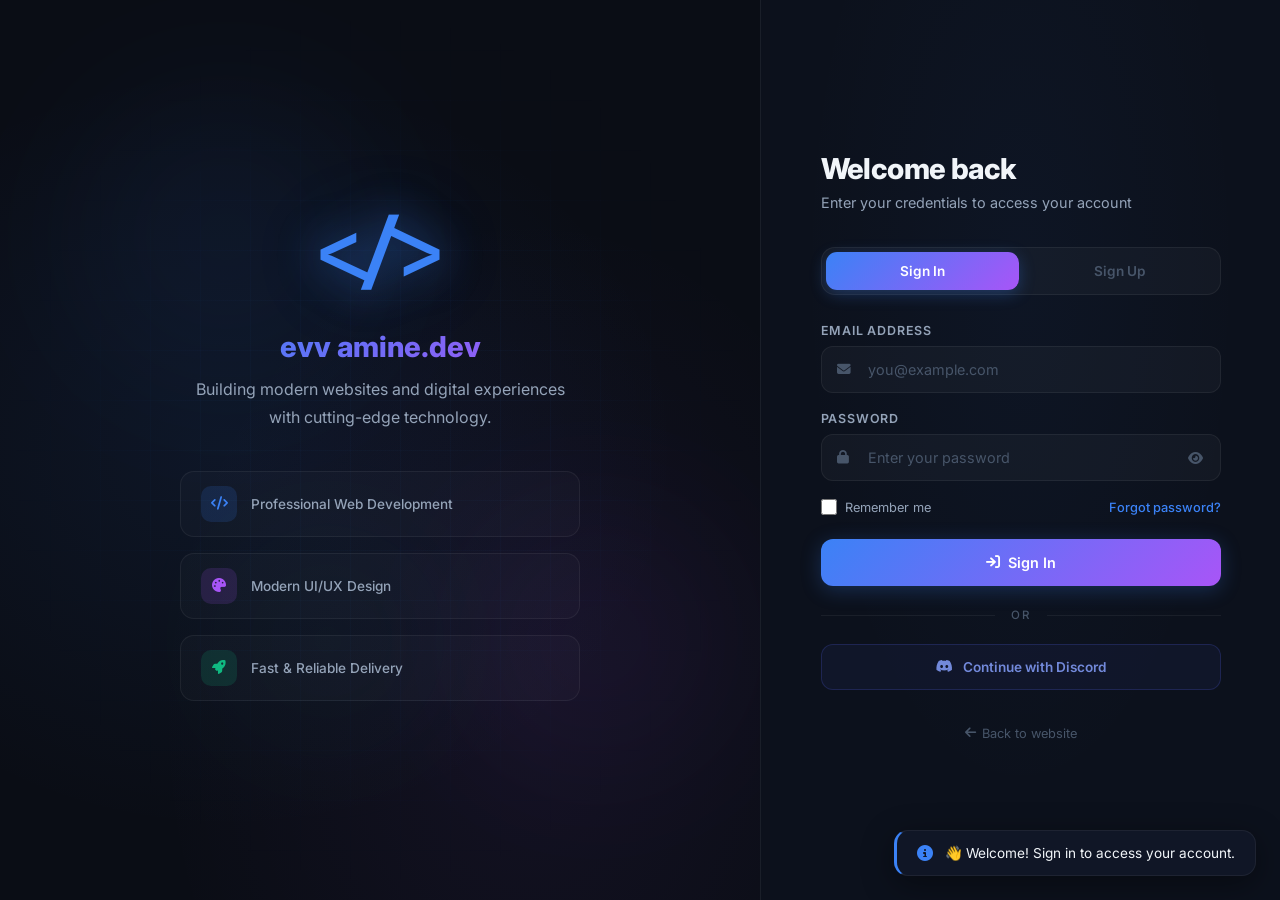
<file: login.html>
<!DOCTYPE html>
<html lang="en">
<head>
  <meta charset="UTF-8">
  <meta name="viewport" content="width=device-width, initial-scale=1.0">
  <title>Login | evv amine.dev</title>
  <meta name="theme-color" content="#0A0D15">
  <link rel="preconnect" href="https://fonts.googleapis.com">
  <link rel="preconnect" href="https://fonts.gstatic.com" crossorigin>
  <link href="https://fonts.googleapis.com/css2?family=Inter:wght@300;400;500;600;700;800;900&family=JetBrains+Mono:wght@400;500;700&display=swap" rel="stylesheet">
  <link rel="stylesheet" href="https://cdnjs.cloudflare.com/ajax/libs/font-awesome/6.5.0/css/all.min.css">
  <style>
    *, *::before, *::after { margin: 0; padding: 0; box-sizing: border-box; }

    :root {
      --bg: #0A0D15;
      --bg2: #111827;
      --primary: #3B82F6;
      --secondary: #A855F7;
      --accent: #10B981;
      --text: #F1F5F9;
      --muted: #94A3B8;
      --dim: #475569;
      --border: rgba(255,255,255,0.06);
    }

    body {
      font-family: 'Inter', sans-serif;
      background: var(--bg);
      color: var(--text);
      min-height: 100vh;
      display: flex;
      overflow: hidden;
    }

    /* ===== LEFT PANEL ===== */
    .left-panel {
      flex: 1;
      display: flex;
      flex-direction: column;
      justify-content: center;
      align-items: center;
      position: relative;
      padding: 60px;
      overflow: hidden;
    }

    .left-panel::before {
      content: '';
      position: absolute;
      inset: 0;
      background:
        radial-gradient(ellipse at 30% 50%, rgba(59, 130, 246, 0.08), transparent 60%),
        radial-gradient(ellipse at 70% 80%, rgba(168, 85, 247, 0.06), transparent 50%);
      pointer-events: none;
    }

    .left-grid {
      position: absolute;
      inset: 0;
      background-image:
        linear-gradient(rgba(59,130,246,0.03) 1px, transparent 1px),
        linear-gradient(90deg, rgba(59,130,246,0.03) 1px, transparent 1px);
      background-size: 50px 50px;
      mask-image: radial-gradient(ellipse at center, black 30%, transparent 70%);
      -webkit-mask-image: radial-gradient(ellipse at center, black 30%, transparent 70%);
    }

    .left-content {
      position: relative;
      z-index: 1;
      text-align: center;
      max-width: 400px;
      animation: fade-in 1s ease forwards;
    }

    @keyframes fade-in {
      from { opacity: 0; transform: translateY(20px); }
      to { opacity: 1; transform: translateY(0); }
    }

    .brand-logo {
      font-family: 'JetBrains Mono', monospace;
      font-size: 5rem;
      font-weight: 700;
      margin-bottom: 24px;
      display: inline-block;
      animation: logo-float 4s ease-in-out infinite;
    }

    .brand-logo .b1, .brand-logo .b3 {
      color: var(--primary);
      text-shadow: 0 0 40px rgba(59,130,246,0.5), 0 0 80px rgba(59,130,246,0.3);
    }

    .brand-logo .b2 {
      color: var(--secondary);
      text-shadow: 0 0 40px rgba(168,85,247,0.5), 0 0 80px rgba(168,85,247,0.3);
    }

    @keyframes logo-float {
      0%, 100% { transform: translateY(0); }
      50% { transform: translateY(-10px); }
    }

    .brand-name {
      font-size: 1.8rem;
      font-weight: 800;
      margin-bottom: 12px;
      background: linear-gradient(135deg, var(--primary), var(--secondary));
      -webkit-background-clip: text;
      -webkit-text-fill-color: transparent;
      background-clip: text;
    }

    .brand-tagline {
      color: var(--muted);
      font-size: 1rem;
      line-height: 1.7;
      margin-bottom: 40px;
    }

    .brand-features {
      display: flex;
      flex-direction: column;
      gap: 16px;
      text-align: left;
    }

    .brand-feature {
      display: flex;
      align-items: center;
      gap: 14px;
      padding: 14px 20px;
      background: rgba(255,255,255,0.02);
      border: 1px solid var(--border);
      border-radius: 14px;
      transition: all 0.3s ease;
    }

    .brand-feature:hover {
      background: rgba(59,130,246,0.06);
      border-color: rgba(59,130,246,0.2);
      transform: translateX(6px);
    }

    .brand-feature i {
      width: 36px;
      height: 36px;
      display: flex;
      align-items: center;
      justify-content: center;
      border-radius: 10px;
      font-size: 0.85rem;
      flex-shrink: 0;
    }

    .brand-feature:nth-child(1) i { background: rgba(59,130,246,0.15); color: var(--primary); }
    .brand-feature:nth-child(2) i { background: rgba(168,85,247,0.15); color: var(--secondary); }
    .brand-feature:nth-child(3) i { background: rgba(16,185,129,0.15); color: var(--accent); }

    .brand-feature span {
      font-size: 0.85rem;
      color: var(--muted);
      font-weight: 500;
    }

    /* ===== FLOATING SHAPES ===== */
    .float-shape {
      position: absolute;
      border-radius: 50%;
      filter: blur(80px);
      pointer-events: none;
    }

    .float-shape-1 {
      width: 300px; height: 300px;
      background: var(--primary);
      opacity: 0.06;
      top: 10%; left: 10%;
      animation: float1 8s ease-in-out infinite;
    }

    .float-shape-2 {
      width: 250px; height: 250px;
      background: var(--secondary);
      opacity: 0.06;
      bottom: 15%; right: 5%;
      animation: float2 10s ease-in-out infinite;
    }

    .float-shape-3 {
      width: 200px; height: 200px;
      background: var(--accent);
      opacity: 0.04;
      top: 60%; left: 30%;
      animation: float1 12s ease-in-out infinite reverse;
    }

    @keyframes float1 { 0%,100%{transform:translate(0,0)} 50%{transform:translate(20px,-20px)} }
    @keyframes float2 { 0%,100%{transform:translate(0,0)} 50%{transform:translate(-20px,20px)} }

    /* ===== RIGHT PANEL ===== */
    .right-panel {
      width: 520px;
      display: flex;
      align-items: center;
      justify-content: center;
      padding: 40px;
      position: relative;
      background: rgba(17,24,39,0.4);
      border-left: 1px solid var(--border);
    }

    .right-panel::before {
      content: '';
      position: absolute;
      inset: 0;
      background: radial-gradient(ellipse at 50% 30%, rgba(59,130,246,0.04), transparent 60%);
      pointer-events: none;
    }

    /* ===== FORM CARD ===== */
    .form-card {
      width: 100%;
      max-width: 400px;
      position: relative;
      z-index: 1;
      animation: form-enter 0.8s cubic-bezier(0.16, 1, 0.3, 1) 0.2s forwards;
      opacity: 0;
      transform: translateY(20px);
    }

    @keyframes form-enter {
      to { opacity: 1; transform: translateY(0); }
    }

    .form-header {
      margin-bottom: 36px;
    }

    .form-header h2 {
      font-size: 1.8rem;
      font-weight: 800;
      margin-bottom: 8px;
      letter-spacing: -0.02em;
    }

    .form-header p {
      color: var(--muted);
      font-size: 0.9rem;
    }

    /* ===== TABS ===== */
    .tabs {
      display: flex;
      gap: 4px;
      background: rgba(255,255,255,0.03);
      border: 1px solid var(--border);
      border-radius: 14px;
      padding: 4px;
      margin-bottom: 28px;
    }

    .tab {
      flex: 1;
      padding: 11px;
      text-align: center;
      border-radius: 11px;
      font-size: 0.85rem;
      font-weight: 600;
      cursor: pointer;
      transition: all 0.3s ease;
      color: var(--dim);
      border: none;
      background: transparent;
      font-family: inherit;
    }

    .tab.active {
      background: linear-gradient(135deg, var(--primary), var(--secondary));
      color: #fff;
      box-shadow: 0 4px 16px rgba(59,130,246,0.3);
    }

    .tab:not(.active):hover {
      color: var(--text);
    }

    /* ===== FORM ===== */
    .form-section { display: none; }
    .form-section.active { display: block; }

    .field {
      margin-bottom: 18px;
    }

    .field label {
      display: block;
      font-size: 0.78rem;
      font-weight: 600;
      color: var(--muted);
      margin-bottom: 8px;
      text-transform: uppercase;
      letter-spacing: 0.8px;
    }

    .field-input {
      position: relative;
    }

    .field-input input {
      width: 100%;
      padding: 14px 14px 14px 46px;
      background: rgba(255,255,255,0.03);
      border: 1.5px solid rgba(255,255,255,0.06);
      border-radius: 12px;
      color: var(--text);
      font-family: inherit;
      font-size: 0.9rem;
      transition: all 0.3s ease;
      outline: none;
    }

    .field-input input::placeholder { color: var(--dim); }

    .field-input input:focus {
      border-color: var(--primary);
      background: rgba(59,130,246,0.03);
      box-shadow: 0 0 0 4px rgba(59,130,246,0.08);
    }

    .field-icon {
      position: absolute;
      left: 16px;
      top: 50%;
      transform: translateY(-50%);
      color: var(--dim);
      font-size: 0.85rem;
      transition: color 0.3s ease;
      pointer-events: none;
    }

    .field-input input:focus ~ .field-icon {
      color: var(--primary);
    }

    .toggle-eye {
      position: absolute;
      right: 14px;
      top: 50%;
      transform: translateY(-50%);
      background: none;
      border: none;
      color: var(--dim);
      cursor: pointer;
      padding: 4px;
      transition: color 0.3s ease;
    }

    .toggle-eye:hover { color: var(--primary); }

    /* ===== FORM ROW ===== */
    .form-row {
      display: flex;
      justify-content: space-between;
      align-items: center;
      margin-bottom: 24px;
    }

    .check-label {
      display: flex;
      align-items: center;
      gap: 8px;
      font-size: 0.8rem;
      color: var(--muted);
      cursor: pointer;
    }

    .check-label input[type="checkbox"] {
      width: 16px;
      height: 16px;
      accent-color: var(--primary);
      cursor: pointer;
      border-radius: 4px;
    }

    .forgot-link {
      font-size: 0.8rem;
      color: var(--primary);
      text-decoration: none;
      font-weight: 500;
      transition: color 0.3s ease;
    }

    .forgot-link:hover { color: var(--secondary); }

    /* ===== SUBMIT ===== */
    .submit-btn {
      width: 100%;
      padding: 15px;
      border: none;
      border-radius: 12px;
      font-family: inherit;
      font-size: 0.9rem;
      font-weight: 600;
      cursor: pointer;
      transition: all 0.3s ease;
      display: flex;
      align-items: center;
      justify-content: center;
      gap: 8px;
      background: linear-gradient(135deg, var(--primary), var(--secondary));
      color: #fff;
      box-shadow: 0 4px 20px rgba(59,130,246,0.25);
      position: relative;
      overflow: hidden;
    }

    .submit-btn::before {
      content: '';
      position: absolute;
      inset: 0;
      background: linear-gradient(135deg, var(--secondary), var(--primary));
      opacity: 0;
      transition: opacity 0.3s ease;
    }

    .submit-btn:hover::before { opacity: 1; }
    .submit-btn:hover { transform: translateY(-2px); box-shadow: 0 8px 30px rgba(59,130,246,0.35); }
    .submit-btn span { position: relative; z-index: 1; display: flex; align-items: center; gap: 8px; }
    .submit-btn:disabled { opacity: 0.6; cursor: not-allowed; transform: none; }

    /* ===== DISCORD ===== */
    .discord-btn {
      width: 100%;
      padding: 14px;
      border: 1.5px solid rgba(88,101,242,0.2);
      border-radius: 12px;
      font-family: inherit;
      font-size: 0.85rem;
      font-weight: 600;
      cursor: pointer;
      transition: all 0.3s ease;
      display: flex;
      align-items: center;
      justify-content: center;
      gap: 10px;
      background: rgba(88,101,242,0.06);
      color: #7289DA;
      margin-top: 14px;
      text-decoration: none;
    }

    .discord-btn:hover {
      background: rgba(88,101,242,0.12);
      border-color: rgba(88,101,242,0.4);
      box-shadow: 0 4px 20px rgba(88,101,242,0.15);
      transform: translateY(-2px);
      color: #fff;
    }

    /* ===== DIVIDER ===== */
    .or-divider {
      display: flex;
      align-items: center;
      gap: 16px;
      margin: 22px 0;
    }

    .or-divider::before, .or-divider::after {
      content: '';
      flex: 1;
      height: 1px;
      background: var(--border);
    }

    .or-divider span {
      font-size: 0.72rem;
      color: var(--dim);
      text-transform: uppercase;
      letter-spacing: 2px;
      font-weight: 500;
    }

    /* ===== STATUS ===== */
    .status {
      padding: 12px 16px;
      border-radius: 10px;
      font-size: 0.8rem;
      margin-bottom: 18px;
      display: none;
      align-items: center;
      gap: 10px;
      font-weight: 500;
    }

    .status.show { display: flex; }

    .status.error {
      background: rgba(239,68,68,0.08);
      border: 1px solid rgba(239,68,68,0.15);
      color: #EF4444;
    }

    .status.success {
      background: rgba(16,185,129,0.08);
      border: 1px solid rgba(16,185,129,0.15);
      color: #10B981;
    }

    /* ===== FOOTER ===== */
    .form-footer {
      text-align: center;
      margin-top: 28px;
    }

    .form-footer a {
      color: var(--dim);
      text-decoration: none;
      font-size: 0.8rem;
      display: inline-flex;
      align-items: center;
      gap: 6px;
      padding: 8px 16px;
      border-radius: 8px;
      transition: all 0.3s ease;
    }

    .form-footer a:hover {
      color: var(--text);
      background: rgba(255,255,255,0.04);
    }

    /* ===== PASSWORD STRENGTH ===== */
    .pass-strength {
      margin-top: 10px;
      display: none;
    }

    .pass-strength.show { display: block; }

    .pass-strength-bar {
      height: 3px;
      border-radius: 10px;
      background: rgba(255,255,255,0.06);
      overflow: hidden;
      margin-bottom: 6px;
    }

    .pass-strength-fill {
      height: 100%;
      width: 0%;
      border-radius: 10px;
      transition: all 0.4s ease;
    }

    .pass-strength-fill.weak { width: 33%; background: #EF4444; box-shadow: 0 0 8px rgba(239,68,68,0.4); }
    .pass-strength-fill.medium { width: 66%; background: #F59E0B; box-shadow: 0 0 8px rgba(245,158,11,0.4); }
    .pass-strength-fill.strong { width: 100%; background: #10B981; box-shadow: 0 0 8px rgba(16,185,129,0.4); }

    .pass-strength-text {
      font-size: 0.72rem;
      font-weight: 500;
      text-transform: uppercase;
      letter-spacing: 1px;
    }

    .pass-strength-text.weak { color: #EF4444; }
    .pass-strength-text.medium { color: #F59E0B; }
    .pass-strength-text.strong { color: #10B981; }

    /* ===== INPUT VALIDATION ===== */
    .field-input input.valid {
      border-color: rgba(16,185,129,0.3);
      background: rgba(16,185,129,0.03);
    }

    .field-input input.invalid {
      border-color: rgba(239,68,68,0.3);
      background: rgba(239,68,68,0.03);
    }

    .field-input input.valid ~ .field-icon { color: #10B981; }
    .field-input input.invalid ~ .field-icon { color: #EF4444; }

    .validation-hint {
      font-size: 0.7rem;
      margin-top: 5px;
      display: none;
      align-items: center;
      gap: 5px;
    }

    .validation-hint.show { display: flex; }
    .validation-hint.valid { color: #10B981; }
    .validation-hint.invalid { color: #EF4444; }

    /* ===== FORM TRANSITION ===== */
    .form-section {
      transition: opacity 0.35s ease, transform 0.35s ease;
    }

    .form-section:not(.active) {
      display: block;
      opacity: 0;
      transform: translateX(20px);
      pointer-events: none;
      position: absolute;
      max-height: 0;
      overflow: hidden;
      visibility: hidden;
    }

    .form-section.active {
      display: block;
      opacity: 1;
      transform: translateX(0);
      position: relative;
      max-height: 900px;
      visibility: visible;
    }

    /* ===== TOAST ===== */
    .toast-container {
      position: fixed;
      bottom: 24px;
      right: 24px;
      z-index: 99999;
      display: flex;
      flex-direction: column;
      gap: 10px;
    }

    .toast {
      padding: 14px 20px;
      background: rgba(17,24,39,0.95);
      backdrop-filter: blur(20px);
      border: 1px solid var(--border);
      border-radius: 14px;
      display: flex;
      align-items: center;
      gap: 12px;
      font-size: 0.85rem;
      color: var(--text);
      box-shadow: 0 8px 32px rgba(0,0,0,0.4);
      animation: toast-in 0.4s cubic-bezier(0.16,1,0.3,1) forwards;
      min-width: 280px;
      max-width: 400px;
    }

    .toast.out {
      animation: toast-out 0.3s ease forwards;
    }

    .toast i { font-size: 1rem; }

    .toast.success { border-left: 3px solid #10B981; }
    .toast.success i { color: #10B981; }

    .toast.error { border-left: 3px solid #EF4444; }
    .toast.error i { color: #EF4444; }

    .toast.info { border-left: 3px solid var(--primary); }
    .toast.info i { color: var(--primary); }

    @keyframes toast-in {
      from { opacity: 0; transform: translateX(40px) scale(0.95); }
      to { opacity: 1; transform: translateX(0) scale(1); }
    }

    @keyframes toast-out {
      from { opacity: 1; transform: translateX(0) scale(1); }
      to { opacity: 0; transform: translateX(40px) scale(0.95); }
    }

    /* ===== RIPPLE ===== */
    .ripple {
      position: fixed;
      width: 16px;
      height: 16px;
      border-radius: 50%;
      border: 2px solid var(--primary);
      pointer-events: none;
      z-index: 99999;
      animation: ripple-out 0.4s ease-out forwards;
    }

    @keyframes ripple-out {
      0% { transform: translate(-50%,-50%) scale(0); opacity: 1; }
      100% { transform: translate(-50%,-50%) scale(5); opacity: 0; }
    }

    /* ===== RESPONSIVE ===== */
    @media (max-width: 900px) {
      body { flex-direction: column; }
      .left-panel { display: none; }
      .right-panel {
        width: 100%;
        min-height: 100vh;
        border-left: none;
        padding: 24px;
      }
    }
  </style>
</head>
<body>

  <!-- LEFT PANEL -->
  <div class="left-panel">
    <div class="left-grid"></div>
    <div class="float-shape float-shape-1"></div>
    <div class="float-shape float-shape-2"></div>
    <div class="float-shape float-shape-3"></div>

    <div class="left-content">
      <div class="brand-logo">
        <span class="b1">&lt;</span><span class="b2">/</span><span class="b3">&gt;</span>
      </div>
      <h1 class="brand-name">evv amine.dev</h1>
      <p class="brand-tagline">Building modern websites and digital experiences with cutting-edge technology.</p>

      <div class="brand-features">
        <div class="brand-feature">
          <i class="fas fa-code"></i>
          <span>Professional Web Development</span>
        </div>
        <div class="brand-feature">
          <i class="fas fa-palette"></i>
          <span>Modern UI/UX Design</span>
        </div>
        <div class="brand-feature">
          <i class="fas fa-rocket"></i>
          <span>Fast & Reliable Delivery</span>
        </div>
      </div>
    </div>
  </div>

  <!-- RIGHT PANEL -->
  <div class="right-panel">
    <div class="form-card">
      <div class="form-header">
        <h2>Welcome back</h2>
        <p>Enter your credentials to access your account</p>
      </div>

      <div class="tabs">
        <button class="tab active" data-tab="login">Sign In</button>
        <button class="tab" data-tab="signup">Sign Up</button>
      </div>

      <!-- LOGIN -->
      <form class="form-section active" id="login-form">
        <div class="status" id="login-status"><i></i><span></span></div>

        <div class="field">
          <label>Email Address</label>
          <div class="field-input">
            <input type="email" id="login-email" placeholder="you@example.com" required>
            <i class="fas fa-envelope field-icon"></i>
          </div>
        </div>

        <div class="field">
          <label>Password</label>
          <div class="field-input">
            <input type="password" id="login-pass" placeholder="Enter your password" required>
            <i class="fas fa-lock field-icon"></i>
            <button type="button" class="toggle-eye" onclick="togglePassword('login-pass',this)">
              <i class="fas fa-eye"></i>
            </button>
          </div>
        </div>

        <div class="form-row">
          <label class="check-label">
            <input type="checkbox"> Remember me
          </label>
          <a href="#" class="forgot-link">Forgot password?</a>
        </div>

        <button type="submit" class="submit-btn"><span><i class="fas fa-arrow-right-to-bracket"></i> Sign In</span></button>

        <div class="or-divider"><span>or</span></div>

        <a href="https://discord.gg/8bZzDBst2w" target="_blank" class="discord-btn">
          <i class="fab fa-discord"></i> Continue with Discord
        </a>
      </form>

      <!-- SIGNUP -->
      <form class="form-section" id="signup-form">
        <div class="status" id="signup-status"><i></i><span></span></div>

        <div class="field">
          <label>Full Name</label>
          <div class="field-input">
            <input type="text" id="signup-name" placeholder="John Doe" required>
            <i class="fas fa-user field-icon"></i>
          </div>
        </div>

        <div class="field">
          <label>Email Address</label>
          <div class="field-input">
            <input type="email" id="signup-email" placeholder="you@example.com" required>
            <i class="fas fa-envelope field-icon"></i>
          </div>
        </div>

        <div class="field">
          <label>Password</label>
          <div class="field-input">
            <input type="password" id="signup-pass" placeholder="Min 6 characters" required minlength="6">
            <i class="fas fa-lock field-icon"></i>
            <button type="button" class="toggle-eye" onclick="togglePassword('signup-pass',this)">
              <i class="fas fa-eye"></i>
            </button>
          </div>
          <div class="pass-strength" id="pass-strength">
            <div class="pass-strength-bar">
              <div class="pass-strength-fill" id="pass-fill"></div>
            </div>
            <span class="pass-strength-text" id="pass-text">Weak</span>
          </div>
        </div>

        <div class="field">
          <label>Confirm Password</label>
          <div class="field-input">
            <input type="password" id="signup-confirm" placeholder="Repeat your password" required minlength="6">
            <i class="fas fa-shield-halved field-icon"></i>
            <button type="button" class="toggle-eye" onclick="togglePassword('signup-confirm',this)">
              <i class="fas fa-eye"></i>
            </button>
          </div>
        </div>

        <button type="submit" class="submit-btn" style="margin-top:6px"><span><i class="fas fa-user-plus"></i> Create Account</span></button>

        <div class="or-divider"><span>or</span></div>

        <a href="https://discord.gg/8bZzDBst2w" target="_blank" class="discord-btn">
          <i class="fab fa-discord"></i> Sign up with Discord
        </a>
      </form>

      <div class="form-footer">
        <a href="index.html"><i class="fas fa-arrow-left"></i> Back to website</a>
      </div>
    </div>
  </div>

  <div class="toast-container" id="toast-container"></div>

  <script>
    /* ===== TABS ===== */
    document.querySelectorAll('.tab').forEach(tab => {
      tab.addEventListener('click', () => {
        document.querySelectorAll('.tab').forEach(t => t.classList.remove('active'));
        tab.classList.add('active');
        const target = tab.dataset.tab;
        const currentActive = document.querySelector('.form-section.active');
        const newActive = document.getElementById(target + '-form');

        if (currentActive) {
          currentActive.style.opacity = '0';
          currentActive.style.transform = 'translateX(-20px)';
          setTimeout(() => {
            currentActive.classList.remove('active');
            currentActive.style.opacity = '';
            currentActive.style.transform = '';
            newActive.classList.add('active');
            newActive.style.opacity = '0';
            newActive.style.transform = 'translateX(20px)';
            requestAnimationFrame(() => {
              newActive.style.opacity = '';
              newActive.style.transform = '';
            });
          }, 200);
        } else {
          newActive.classList.add('active');
        }

        document.querySelectorAll('.status').forEach(s => s.classList.remove('show'));
      });
    });

    /* ===== TOGGLE PASSWORD ===== */
    function togglePassword(id, btn) {
      const input = document.getElementById(id);
      const icon = btn.querySelector('i');
      if (input.type === 'password') {
        input.type = 'text';
        icon.classList.replace('fa-eye', 'fa-eye-slash');
      } else {
        input.type = 'password';
        icon.classList.replace('fa-eye-slash', 'fa-eye');
      }
    }

    /* ===== SHOW STATUS ===== */
    function showStatus(id, type, msg) {
      const el = document.getElementById(id);
      el.className = 'status show ' + type;
      el.querySelector('i').className = type === 'error' ? 'fas fa-circle-exclamation' : 'fas fa-circle-check';
      el.querySelector('span').textContent = msg;
    }

    /* ===== TOAST ===== */
    function showToast(type, msg) {
      const container = document.getElementById('toast-container');
      const icons = { success: 'fas fa-check-circle', error: 'fas fa-times-circle', info: 'fas fa-info-circle' };
      const toast = document.createElement('div');
      toast.className = 'toast ' + type;
      toast.innerHTML = '<i class="' + (icons[type] || icons.info) + '"></i> ' + msg;
      container.appendChild(toast);

      setTimeout(() => {
        toast.classList.add('out');
        setTimeout(() => toast.remove(), 300);
      }, 3000);
    }

    /* ===== PASSWORD STRENGTH ===== */
    document.getElementById('signup-pass').addEventListener('input', function() {
      const val = this.value.trim();
      const strengthEl = document.getElementById('pass-strength');
      const fill = document.getElementById('pass-fill');
      const text = document.getElementById('pass-text');

      if (val.length === 0) {
        strengthEl.classList.remove('show');
        return;
      }

      strengthEl.classList.add('show');
      let score = 0;
      if (val.length >= 8) score++;
      if (val.match(/[a-z]/) && val.match(/[A-Z]/)) score++;
      if (val.match(/\d/)) score++;
      if (val.match(/[^a-zA-Z0-9]/)) score++;

      fill.className = 'pass-strength-fill';
      text.className = 'pass-strength-text';

      if (score <= 1) {
        fill.classList.add('weak');
        text.classList.add('weak');
        text.textContent = 'Weak';
      } else if (score <= 2) {
        fill.classList.add('medium');
        text.classList.add('medium');
        text.textContent = 'Medium';
      } else {
        fill.classList.add('strong');
        text.classList.add('strong');
        text.textContent = 'Strong';
      }

      checkConfirmMatch();
    });

    /* ===== CONFIRM PASSWORD MATCH ===== */
    function checkConfirmMatch() {
      const pass = document.getElementById('signup-pass').value;
      const confirm = document.getElementById('signup-confirm').value;
      const confirmInput = document.getElementById('signup-confirm');

      if (confirm.length === 0) return;

      if (pass === confirm) {
        confirmInput.classList.add('valid');
        confirmInput.classList.remove('invalid');
      } else {
        confirmInput.classList.add('invalid');
        confirmInput.classList.remove('valid');
      }
    }

    document.getElementById('signup-confirm').addEventListener('input', checkConfirmMatch);

    /* ===== INPUT VALIDATION ===== */
    document.querySelectorAll('.field-input input').forEach(input => {
      input.addEventListener('blur', function() {
        if (this.value.trim().length > 0) {
          if (this.type === 'email') {
            if (this.value.includes('@') && this.value.includes('.')) {
              this.classList.add('valid');
              this.classList.remove('invalid');
            } else {
              this.classList.add('invalid');
              this.classList.remove('valid');
            }
          } else if (this.minLength && this.value.length < parseInt(this.minLength)) {
            this.classList.add('invalid');
            this.classList.remove('valid');
          } else {
            this.classList.add('valid');
            this.classList.remove('invalid');
          }
        } else {
          this.classList.remove('valid', 'invalid');
        }
      });

      input.addEventListener('input', function() {
        if (this.classList.contains('invalid') || this.classList.contains('valid')) {
          this.classList.remove('invalid', 'valid');
        }
      });
    });

    /* ===== REMEMBER LAST EMAIL ===== */
    const savedEmail = localStorage.getItem('evv_last_email');
    if (savedEmail) {
      const loginEmail = document.getElementById('login-email');
      if (loginEmail) loginEmail.value = savedEmail;
    }

    document.getElementById('login-email').addEventListener('input', function() {
      localStorage.setItem('evv_last_email', this.value.trim());
    });

    /* ===== LOGIN ===== */
    document.getElementById('login-form').addEventListener('submit', (e) => {
      e.preventDefault();
      const email = document.getElementById('login-email').value.trim();
      const pass = document.getElementById('login-pass').value;
      const btn = e.target.querySelector('.submit-btn');

      btn.disabled = true;
      btn.querySelector('span').innerHTML = '<i class="fas fa-spinner fa-spin"></i> Signing in...';

      setTimeout(() => {
        const users = JSON.parse(localStorage.getItem('evv_users') || '[]');
        const user = users.find(u => u.email === email && u.password === pass);

        if (user) {
          localStorage.setItem('evv_current_user', JSON.stringify(user));
          showStatus('login-status', 'success', 'Welcome back! Redirecting...');
          showToast('success', 'Welcome back, ' + (user.name || '') + '!');
          setTimeout(() => window.location.href = 'index.html', 1200);
        } else {
          showStatus('login-status', 'error', 'Invalid email or password');
          showToast('error', 'Invalid email or password');
          btn.disabled = false;
          btn.querySelector('span').innerHTML = '<i class="fas fa-arrow-right-to-bracket"></i> Sign In';
        }
      }, 800);
    });

    /* ===== SIGNUP ===== */
    document.getElementById('signup-form').addEventListener('submit', (e) => {
      e.preventDefault();
      const name = document.getElementById('signup-name').value.trim();
      const email = document.getElementById('signup-email').value.trim();
      const pass = document.getElementById('signup-pass').value;
      const confirm = document.getElementById('signup-confirm').value;
      const btn = e.target.querySelector('.submit-btn');

      if (pass !== confirm) {
        showStatus('signup-status', 'error', 'Passwords do not match');
        showToast('error', 'Passwords do not match');
        return;
      }

      if (pass.length < 6) {
        showStatus('signup-status', 'error', 'Password must be at least 6 characters');
        showToast('error', 'Password too short');
        return;
      }

      btn.disabled = true;
      btn.querySelector('span').innerHTML = '<i class="fas fa-spinner fa-spin"></i> Creating account...';

      setTimeout(() => {
        const users = JSON.parse(localStorage.getItem('evv_users') || '[]');
        if (users.find(u => u.email === email)) {
          showStatus('signup-status', 'error', 'Email already registered');
          showToast('error', 'This email is already in use');
          btn.disabled = false;
          btn.querySelector('span').innerHTML = '<i class="fas fa-user-plus"></i> Create Account';
          return;
        }

        users.push({ name, email, password: pass });
        localStorage.setItem('evv_users', JSON.stringify(users));
        localStorage.setItem('evv_current_user', JSON.stringify({ name, email }));
        showStatus('signup-status', 'success', 'Account created! Redirecting...');
        showToast('success', 'Welcome, ' + name + '! Account created.');
        setTimeout(() => window.location.href = 'index.html', 1200);
      }, 800);
    });

    /* ===== CLICK RIPPLE ===== */
    document.addEventListener('click', (e) => {
      const r = document.createElement('div');
      r.classList.add('ripple');
      r.style.left = e.clientX + 'px';
      r.style.top = e.clientY + 'px';
      document.body.appendChild(r);
      setTimeout(() => r.remove(), 400);
    });

    /* ===== SHOW INITIAL TOAST ===== */
    setTimeout(() => showToast('info', '👋 Welcome! Sign in to access your account.'), 600);
  </script>
</body>
</html>
</file>
